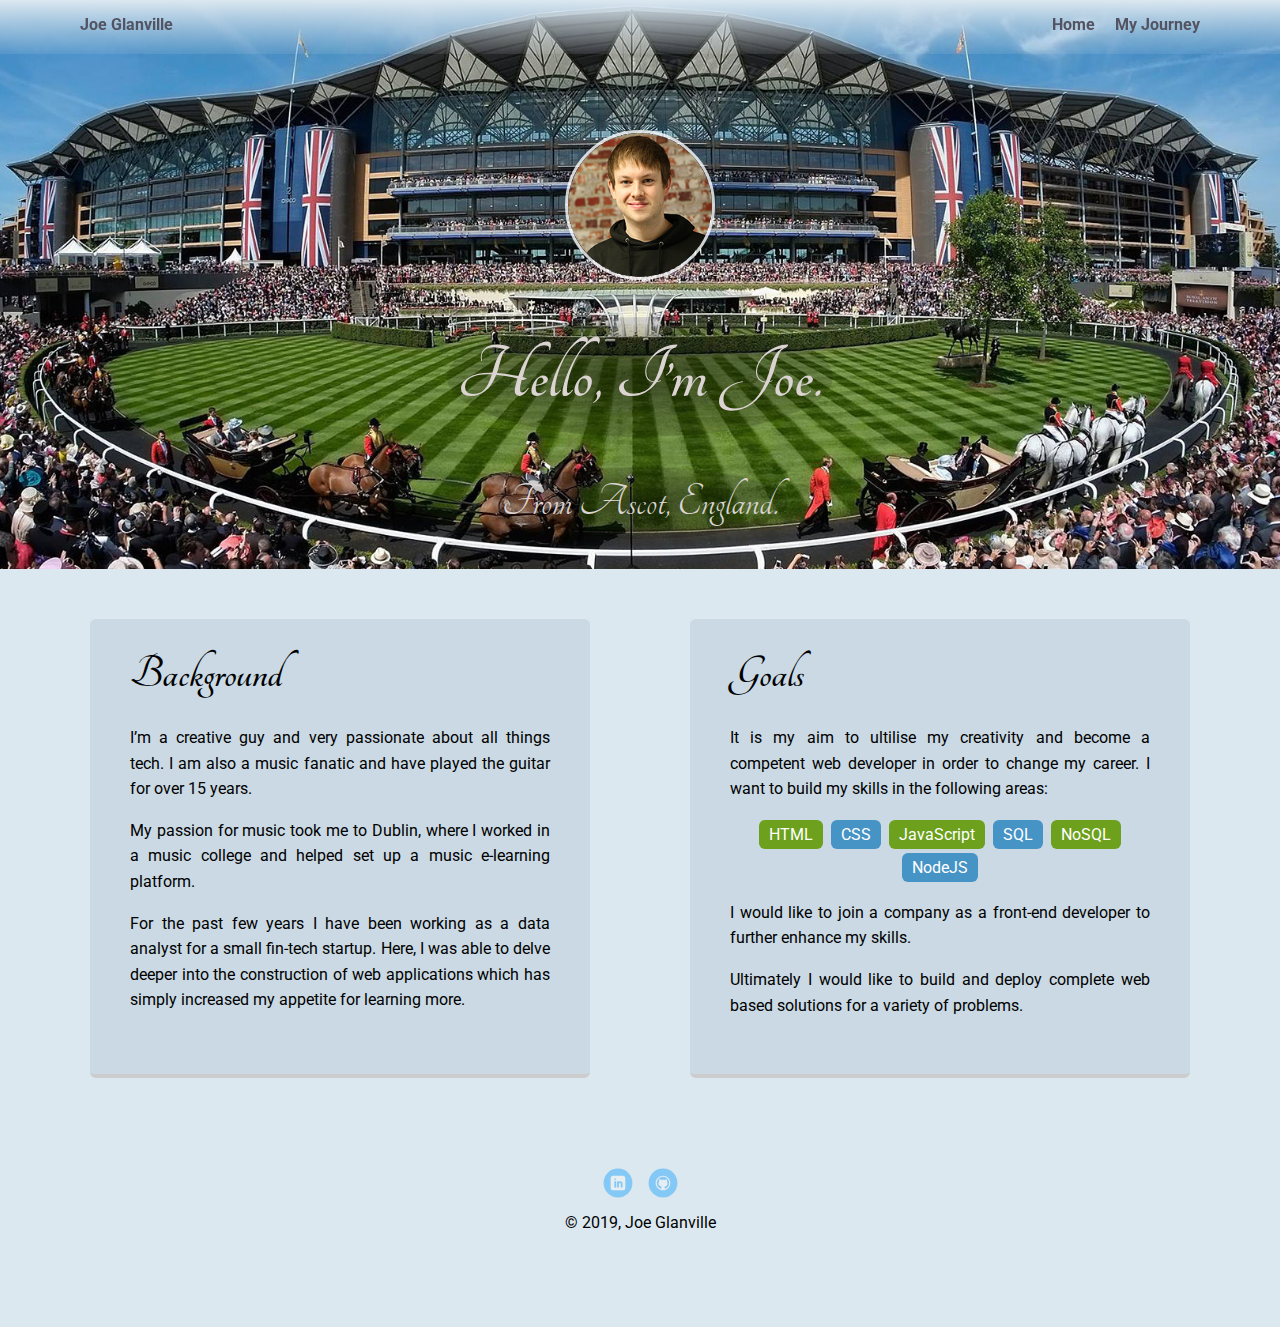
<file: index.html>
<!doctype html>
<html lang="en">
<head>
  <meta charset="utf-8">
  <title>Joe G's Profile</title>
  <meta name="viewport" content="width=device-width, initial-scale=1.0">
  <link rel="stylesheet" href="styles.css">
  <link href="https://fonts.googleapis.com/css?family=Muli%7CRoboto:400,300,500,700,900" rel="stylesheet">
  <link href="https://fonts.googleapis.com/css?family=Tangerine:400,700&display=swap" rel="stylesheet">
</head>
  <body>

    <div class="main-nav">
        <ul class="nav">
          <li class="name"><a href="index.html">Joe Glanville</a></li>
          <li><a href="index.html">Home</a></li>
          <li><a href="about.html">My Journey</a></li>
        </ul>
    </div>

    <header>
      <img src="images/me.png" alt="stunning photo of Joe" class="profile-image">
      <h1 class="tag name">Hello, I’m Joe.</h1>
      <p class="tag location">From Ascot, England.</p>
    </header>

    <main class="flex">
      <div class="card">
        <h2>Background</h2>
        <p>I’m a creative guy and very passionate about all things tech. I am also a music fanatic and have played the guitar for over 15 years.</p>
        <p>My passion for music took me to Dublin, where I worked in a music college and helped set up a music e-learning platform.</p>
        <p>For the past few years I have been working as a data analyst for a small fin-tech startup. Here, I was able to delve deeper into the construction of web applications which has simply increased my appetite for learning more.</p> 
      </div> 

      <div class="card">
        <h2>Goals</h2>
        <p>It is my aim to ultilise my creativity and become a competent web developer in order to change my career. I want to build my skills in the following areas:</p>
        <ul class="skills">
          <li>HTML</li>
          <li>CSS</li>
          <li>JavaScript</li>
          <li>SQL</li>
          <li>NoSQL</li>
          <li>NodeJS</li>
        </ul>
        <p>I would like to join a company as a front-end developer to further enhance my skills.</p>
        <p>Ultimately I would like to build and deploy complete web based solutions for a variety of problems.</p>
      </div> 

    </main>
    <footer>
      <ul>
        <li><a href="https://www.linkedin.com/in/josephglanville/" target="_blank" class="social linkedin">LinkedIn</a></li>
        <li><a href="https://github.com/jufglanville" target="_blank" class="social github">Github</a></li>
      </ul>
      <p class="copyright">&copy; 2019, Joe Glanville</p>
    </footer>
  </body>
  </html>
</file>
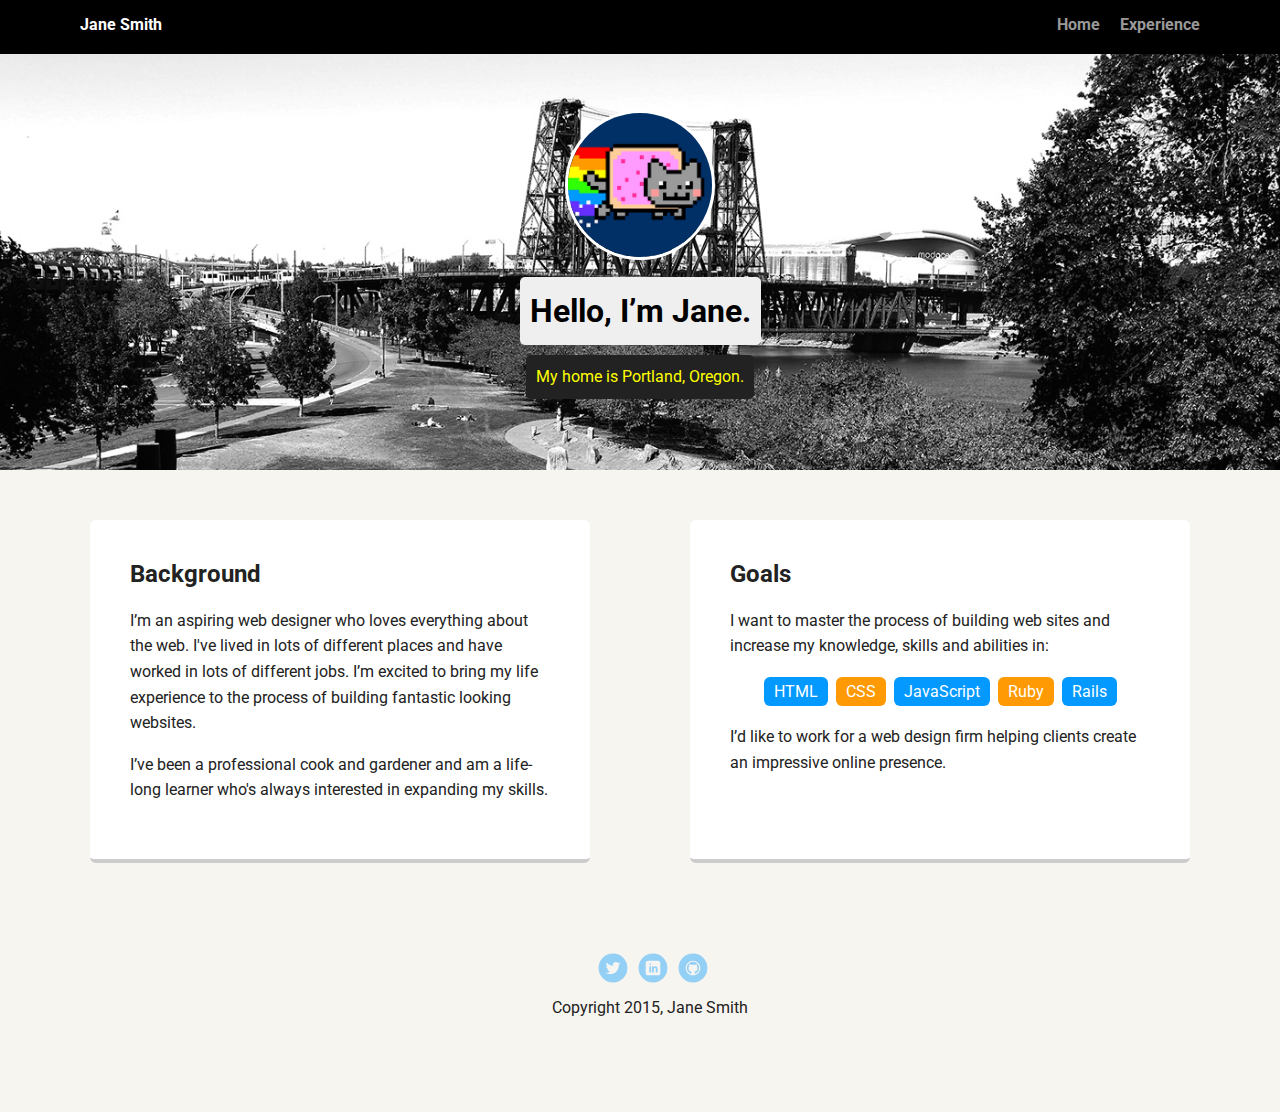
<file: portfolio_update_v1/index.html>
<!doctype html>
<html lang="en">
<head>
  <meta charset="utf-8">
  <title>Jane Smith's Profile</title>
  <meta name="viewport" content="width=device-width, initial-scale=1.0">
  <link rel="stylesheet" href="styles.css">
  <link href="https://fonts.googleapis.com/css?family=Muli%7CRoboto:400,300,500,700,900" rel="stylesheet"></head>
  <body>

    <div class="main-nav">
        <ul class="nav">
          <li class="name">Jane Smith</li>
          <li><a href="#">Home</a></li>
          <li><a href="#">Experience</a></li>
        </ul>
    </div>

    <header>
      <img src="images/me.png" alt="Drawing of Jane Smith" class="profile-image">
      <h1 class="tag name">Hello, I’m Jane.</h1>
      <p class="tag location">My home is Portland, Oregon.</p>
    </header>

    <main class="flex">
      <div class="card">
        <h2>Background</h2>
        <p>I’m an aspiring web designer who loves everything about the web. I've lived in lots of different places and have worked in lots of different jobs. I’m excited to bring my life experience to the process of building fantastic looking websites.</p>
        <p>I’ve been a professional cook and gardener and am a life-long learner who's always interested in expanding my skills.</p>
      </div> 

      <div class="card">
        <h2>Goals</h2>
        <p>I want to master the process of building web sites and increase my knowledge, skills and abilities in:</p>
        <ul class="skills">
          <li>HTML</li>
          <li>CSS</li>
          <li>JavaScript</li>
          <li>Ruby</li>
          <li>Rails</li>
        </ul>
        <p>I’d like to work for a web design firm helping clients create an impressive online presence.</p>
      </div> 

    </main>
    <footer>
      <ul>
        <li><a href="#" class="social twitter">Twitter</a></li>
        <li><a href="#" class="social linkedin">LinkedIn</a></li>
        <li><a href="#" class="social github">Github</a></li>
      </ul>
      <p class="copyright">Copyright 2015, Jane Smith</p>
    </footer>
  </body>
  </html>
</file>
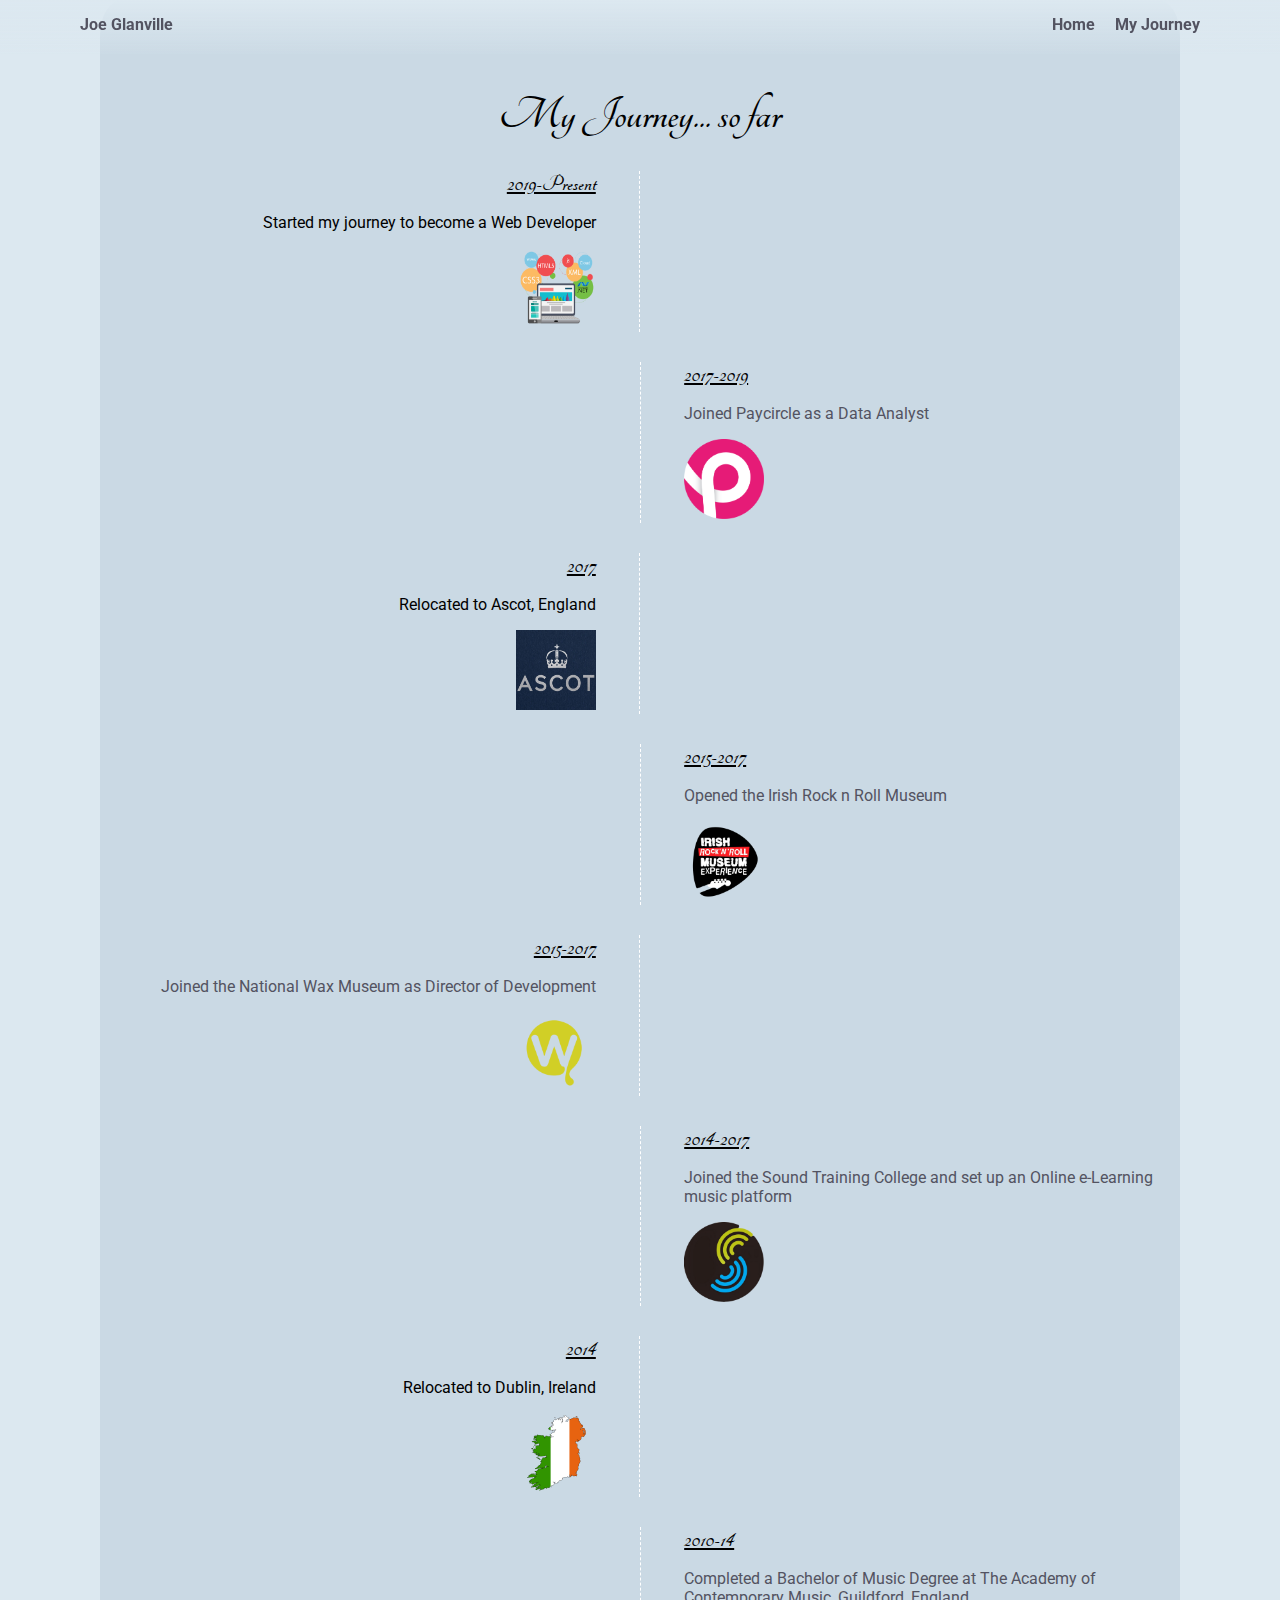
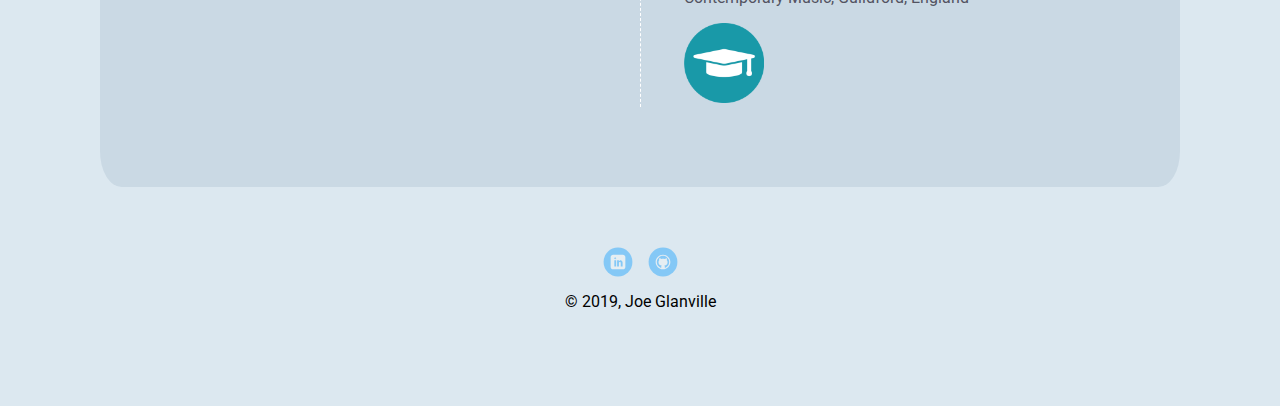
<file: about.html>
<!doctype html>
<html lang="en">
<head>
  <meta charset="utf-8">
  <title>Joe G's Profile</title>
  <meta name="viewport" content="width=device-width, initial-scale=1.0">
  <link rel="stylesheet" href="styles.css">
  <link href="https://fonts.googleapis.com/css?family=Muli%7CRoboto:400,300,500,700,900" rel="stylesheet">
  <link href="https://fonts.googleapis.com/css?family=Tangerine:400,700&display=swap" rel="stylesheet">
</head>
  <body>

    <div class="main-nav">
        <ul class="nav">
          <li class="name"><a href="index.html">Joe Glanville</a></li>
          <li><a href="index.html">Home</a></li>
          <li><a href="about.html">My Journey</a></li>
        </ul>
    </div>

    <section class="timeline">
        <h2>My Journey... so far</h2>
        <div class="leftTimeline">
            <h3>2019-Present</h3>
            <p>Started my journey to become a Web Developer</p>
            <img src="images/webdeveloper.png" alt="Web Developer image" class="timelineImage">
        </div>
        <div class="rightTimeline">
            <h3>2017-2019</h3>
            <p><a href="https://www.paycircle.co.uk" target="_blank">Joined Paycircle as a Data Analyst</a></p>
            <img src="images/paycircle.png" alt="Paycircle logo" class="timelineImage">
          </div>        
        <div class="leftTimeline">
            <h3>2017</h3>
            <p>Relocated to Ascot, England</p>
            <img src="images/ascotLogo.jpg" alt="Ascot Logo" class="timelineImage">
        </div>
        <div class="rightTimeline">
            <h3>2015-2017</h3>
            <p><a href="https://irishrocknrollmuseum.com/" target="_blank">Opened the Irish Rock n Roll Museum</a></p>
            <img src="images/rocknrollmuseum.png" alt="Rock n Roll Museum Logo" class="timelineImage">
        </div>
        <div class="leftTimeline">
            <h3>2015-2017</h3>
            <p><a href="https://www.waxmuseumplus.ie/" target="_blank">Joined the National Wax Museum as Director of Development</a></p>
            <img src="images/waxMuseum.png" alt="Wax Museum Logo" class="timelineImage">
        </div>
        <div class="rightTimeline">
            <h3>2014-2017</h3>
            <p><a href="https://soundtraining.com/online/" target="_blank">Joined the Sound Training College and set up an Online e-Learning music platform</a></p>
            <img src="images/soundTraining.png" alt="Sound Training Online logo" class="timelineImage">
        </div>        
        <div class="leftTimeline">
            <h3>2014</h3>
            <p>Relocated to Dublin, Ireland</p>
            <img src="images/Ireland.png" alt="Ireland" class="timelineImage">
        </div>
        <div class="rightTimeline">
            <h3>2010-14</h3>
            <p><a href="https://www.acm.ac.uk/" target="_blank">Completed a Bachelor of Music Degree at The Academy of Contemporary Music, Guildford, England</a></p>
            <img src="images/degree.png" alt="degree certificate" class="timelineImage">
        </div>
    </section>

    <footer>
      <ul>
        <li><a href="https://www.linkedin.com/in/josephglanville/" target="_blank" class="social linkedin">LinkedIn</a></li>
        <li><a href="https://github.com/jufglanville" target="_blank" class="social github">Github</a></li>
      </ul>
      <p class="copyright">&copy; 2019, Joe Glanville</p>
    </footer>
  </body>
  </html>
</file>
<file: styles.css>
/* Global Layout Set-up */
* { 
  box-sizing: border-box;
}
  
body {
  margin: 0;
  padding: 0;
  text-align: center;
  font-family: 'Roboto', sans-serif;
  color: rgb(0, 0, 0);
  background: rgb(220, 232, 240);
}

h2 {
  font-family: 'Tangerine', cursive;
  font-size: 3rem;
  margin: 10px 0 25px 0;
}

h2:hover {
  font-size: 4rem;
  transition: all 0.5s;
}

h3 {
  font-family: 'Tangerine', cursive;
  font-size: 1.5rem;
  margin: 10px 0 25px 0;
}

/* Link Styles */

a {
  text-decoration: none;
  color: #535361;
}
a:hover {
  color: #6633ff;
}

/* Section Styles */

.main-nav {
  width: 100%;
  min-height: 30px;
  padding: 10px;
  position: fixed;
  text-align: center;
  /*Looked up on w3school.com (https://www.w3schools.com/css/css3_gradients.asp)*/
  background-image: linear-gradient(to bottom, rgba(220,232,240,1), rgba(220,232,240,0.1));
}

.nav {
  display: flex;
  justify-content: space-around;
  font-weight: 700;
  list-style-type: none;
  margin: 0 auto;
  padding: 0;
}

.nav .name {
    display: block;
    margin-right: auto;
    color: #535361;
}
.nav .name:hover {
  color: #0399ff;
  transition: all 0.5s;
  padding: 30px 0;
  transform: scale(1.2) rotate(-25deg);
}

.nav li {
  padding: 5px 10px 10px 10px;
}
.nav a {
  transition: all .5s;
}
.nav a:hover {
  color: #dbd4d3;
}

header {
  text-align: center;
  background: url('images/ascot3.jpg') no-repeat top center ;
  background-size: cover;
  overflow: hidden;
  padding-top: 100px;
  line-height: 1.5;
}
header .profile-image {
  margin-top: 30px;
  width: 150px;
  height: 150px;
  border-radius: 50%;
  border: 3px solid rgba(255,255,255,0.8);
  transition: all .5s;
}
header .profile-image:hover {
  transform: scale(1.2) rotate(360deg);
}
.tag {
  /*Looked up on w3school (https://www.w3schools.com/css/css3_gradients.asp)*/
  background-image: radial-gradient(rgba(0,0,0,0.5),rgba(0,0,0,0));
  color: #dbd4d3;
  padding: 0px 10px;
  border-radius: 50%;
  display: table;
  margin: 30px auto;
  font-family: 'Tangerine', cursive;
  font-size: 5rem;
} 

.tag:hover, .location:hover {
  transition: all .5s;
  transform: scale(1.3);
}

.location {
  font-size: 3rem;
}

.card {
  margin: 30px;
  padding: 20px 40px 40px;
  max-width: 500px;
  text-align: justify;
  background: #cad9e4;
  border-bottom: 4px solid #ccc;
  border-radius: 6px;
  transition: all .5s;
}
.card:hover {
  border-color: rgb(70,147,198);
}

.aboutCard {
  margin-top: 80px;
}

ul.skills {
  padding: 0;
  text-align: center;
}

.skills li {
  border-radius: 6px;
  display: inline-block;
  background: rgb(70,147,198);
  color: white;
  padding: 5px 10px;
  margin: 2px;
}

.skills li:hover {
  background: rgb(76, 213, 255);
  color: #535361;
  transition: all 0.5s;
}

.skills li:nth-child(odd) {
  background: rgb(108,160,29);
}

.skills li:nth-child(odd):hover {
  background: rgb(138, 223, 11);
  color: #535361;
  transition: all 0.5s;
}

footer {
  width: 100%;
  min-height: 30px;
  padding: 20px 0 40px 0;
}

footer .copyright {
  top: -8px;
  font-size: .75em;
}

footer ul {
  list-style-type: none;
  margin: 0;
  padding: 0;
}

footer ul li {
  display: inline-block;
}

a.social {
  display: inline-block;
  text-indent: -9999px;
  margin: 0 5px;
  width: 30px;
  height: 30px;
  background-size: 30px 30px;
  opacity: .4;
  transition: all .5s;
}
a.linkedin {
  background-image: url(images/linkedin.svg);
}
a.github {
  background-image: url(images/github.svg);
}
a.social:hover {
  opacity: 1;
}
.clearfix {
  clear: both;
}

.timeline {
  padding: 80px 0;
  background: #cad9e4;
  margin: 0 100px;
  border-radius: 2%;
}

.leftTimeline {
  width: 50%;
  padding-right: 4%;
  text-align: right;
  border-right: 1px dashed white;
}

.rightTimeline {
  width: 50%;
  margin-left: 50%;
  border-left: 1px dashed white;
  padding-left: 4%;
  text-align: left;
}

.rightTimeline p {
  margin-right: 10px;
}

.leftTimeline p {
  margin-left: 10px;
}

.timeline h3 {
  margin: 30px 0 0 0;
  text-decoration: underline;
}

.timelineImage {
  height: 80px;
  width: 80px;
}


/* Styles for larger screens */
@media screen and (min-width: 720px) {
  
  .flex {
      display: -ms-flexbox;      /* TWEENER - IE 10 */
      display: flex; 
      max-width: 1200px;
      -ms-flex-pack: distribute;
      justify-content: space-around;
      margin: 0 auto;
  }

  header {
    min-height: 470px;
  }

  .nav {
    max-width: 1200px;
    padding: 0 30px;
  }


  main {
    padding-top: 20px;
  }

  main p {
    line-height: 1.6em;
  }

  footer {
    font-size: 1.3em;
    max-width: 1200px;
    margin: 40px auto;
  }

}
</file>
<file: portfolio_update_v1/styles.css>
/* Global Layout Set-up */
* { 
  box-sizing: border-box;
}
  
body {
  margin: 0;
  padding: 0;
  text-align: center;
  font-family: 'Roboto', sans-serif;
  color: #222;
  background: #f7f5f0;
}
/* Link Styles */

a {
  text-decoration: none;
  color: #999;
}
a:hover {
  color: #6633ff;
}

/* Section Styles */

.main-nav {
  width: 100%;
  background: black;
  min-height: 30px;
  padding: 10px;
  position: fixed;
  text-align: center;
}
.nav {
  display: flex;
  justify-content: space-around;
  font-weight: 700;
  list-style-type: none;
  margin: 0 auto;
  padding: 0;
}

.nav .name {
    display: block;
    margin-right: auto;
    color: white;
}
.nav li {
  padding: 5px 10px 10px 10px;
}
.nav a {
  transition: all .5s;
}
.nav a:hover {
  color: white
}

header {
  text-align: center;
  background: url('images/portland.jpg') no-repeat top center ;
  background-size: cover;
  overflow: hidden;
  padding-top: 60px;
}
header {
  line-height: 1.5;
}
header .profile-image {
  margin-top: 50px;
  width: 150px;
  height: 150px;
  border-radius: 50%;
  border: 3px solid white;
  transition: all .5s;
}
header .profile-image:hover {
  transform: scale(1.2) rotate(5deg);
}
.tag {
  background-color: #efefef;
  color: black;
  padding: 10px;
  border-radius: 5px;
  display: table;
  margin: 10px auto;
} 
.location {
  background-color: #222;
  color: yellow;
}
.card {
  margin: 30px;
  padding: 20px 40px 40px;
  max-width: 500px;
  text-align: left;
  background: #fff;
  border-bottom: 4px solid #ccc;
  border-radius: 6px;
  transition: all .5s;
}
.card:hover {
  border-color: #ff99ff;
}

ul.skills {
  padding: 0;
  text-align: center;
}

.skills li {
  border-radius: 6px;
  display: inline-block;
  background: #ff9904;
  color: white;
  padding: 5px 10px;
  margin: 2px;
}

.skills li:nth-child(odd) {
  background: #0399ff;
}

footer {
  width: 100%;
  min-height: 30px;
  padding: 20px 0 40px 20px;
}

footer .copyright {
  top: -8px;
  font-size: .75em;
}

footer ul {
  list-style-type: none;
  margin: 0;
  padding: 0;
}

footer ul li {
  display: inline-block;
}

a.social {
  display: inline-block;
  text-indent: -9999px;
  margin-left: 5px;
  width: 30px;
  height: 30px;
  background-size: 30px 30px;
  opacity: .4;
  transition: all .5s;
}
a.twitter {
  background-image: url(images/twitter.svg);
}
a.linkedin {
  background-image: url(images/linkedin.svg);
}
a.github {
  background-image: url(images/github.svg);
}
a.social:hover {
  opacity: 1;
}
.clearfix {
  clear: both;
}

/* Styles for larger screens */
@media screen and (min-width: 720px) {
  
  .flex {
      display: -ms-flexbox;      /* TWEENER - IE 10 */
      display: flex; 
      max-width: 1200px;
      -ms-flex-pack: distribute;
      justify-content: space-around;
      margin: 0 auto;
  }

  header {
    min-height: 470px;
  }

  .nav {
    max-width: 1200px;
    padding: 0 30px;
  }


  main {
    padding-top: 20px;
  }

  main p {
    line-height: 1.6em;
  }

  footer {
    font-size: 1.3em;
    max-width: 1200px;
    margin: 40px auto;
  }

}
</file>
